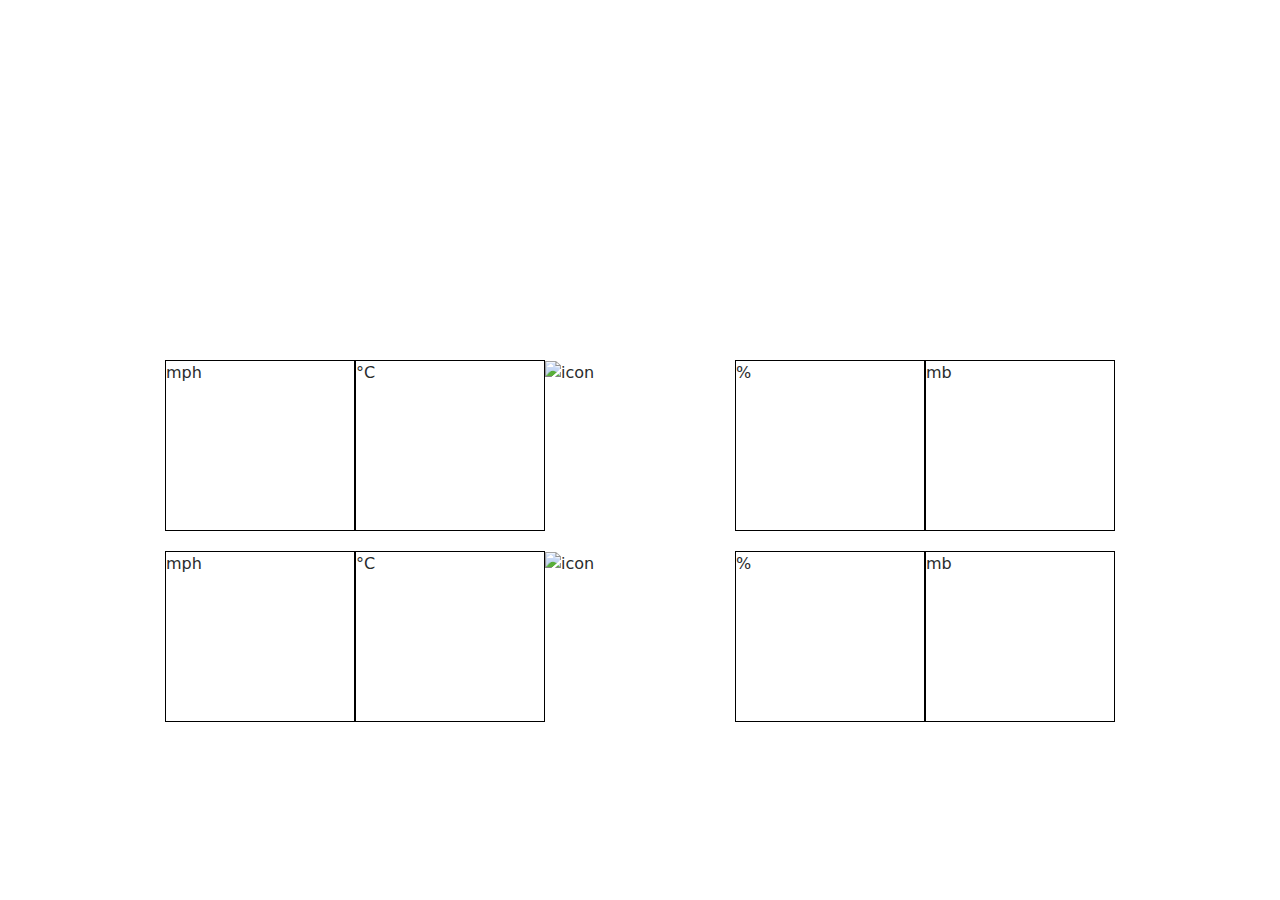
<file: test.html>
<!DOCTYPE html>
<html lang="en">
<head>
    <meta charset="UTF-8">
    <title>Title</title>
    <link rel="stylesheet" href="./css/bootstrap.css">



    <style>
        body{

            margin-top: 40vh;
        }

        .state-of-weather{
            margin: 20px 0;
            height: 19vh;
        }
        .state-of-weather__indicators {
            border: 1px solid black;
        }
    </style>
</head>
<body>

<div class="container">
    <div class="row state-of-weather">
        <div class="col-md-2 offset-md-1 state-of-weather__indicators windspeed">
            <span> mph</span>
        </div>
        <div class="col-md-2 state-of-weather__indicators temp">
            <span> °C</span>
        </div>
        <div class="col-md-2 state-of-weather__icon stateIcon">
            <img alt="icon">
        </div>
        <div class="col-md-2 state-of-weather__indicators temp-fillslike">
            <span> %</span>
        </div>
        <div class="col-md-2 state-of-weather__indicators humidity">
            <span> mb</span>
        </div>
    </div>
</div>

<div class="container">
    <div class="row state-of-weather">
        <div class="col-md-2 offset-md-1 state-of-weather__indicators windspeed">
            <span> mph</span>
        </div>
        <div class="col-md-2 state-of-weather__indicators temp">
            <span> °C</span>
        </div>
        <div class="col-md-2 state-of-weather__icon stateIcon">
            <img alt="icon">
        </div>
        <div class="col-md-2 state-of-weather__indicators temp-fillslike">
            <span> %</span>
        </div>
        <div class="col-md-2 state-of-weather__indicators humidity">
            <span> mb</span>
        </div>
    </div>
</div>


<script src="./js/libraries/jquery-3.2.1.min.js"></script>
<script src="./js/libraries/tether.min.js"></script>
<script src="./js/libraries/bootstrap.min.js"></script>
<!--
<script type="text/javascript" src="https://maps.googleapis.com/maps/api/js?key=AIzaSyDPDrN0QLT_F-VKJP-MkwhpaEoBLle7uxc&libraries=places"></script>
-->

<script src="./tests/testDataWeather.js"></script>

<!--<script src="./js/AutocompleteRegions&GeocodingCoords.js"></script>
<script src="./js/QueryForecastWeather.js"></script>
<script src="./js/GetForecastWeather.js"></script>-->
<script src="./js/Time.js"></script>
<script src="js/SetIconOfWeather.js"></script>
<script src="./js/FillInWeatherTable.js"></script>
<script src="./js/FillInCurrentWeather.js"></script>

</body>
</html>
</file>
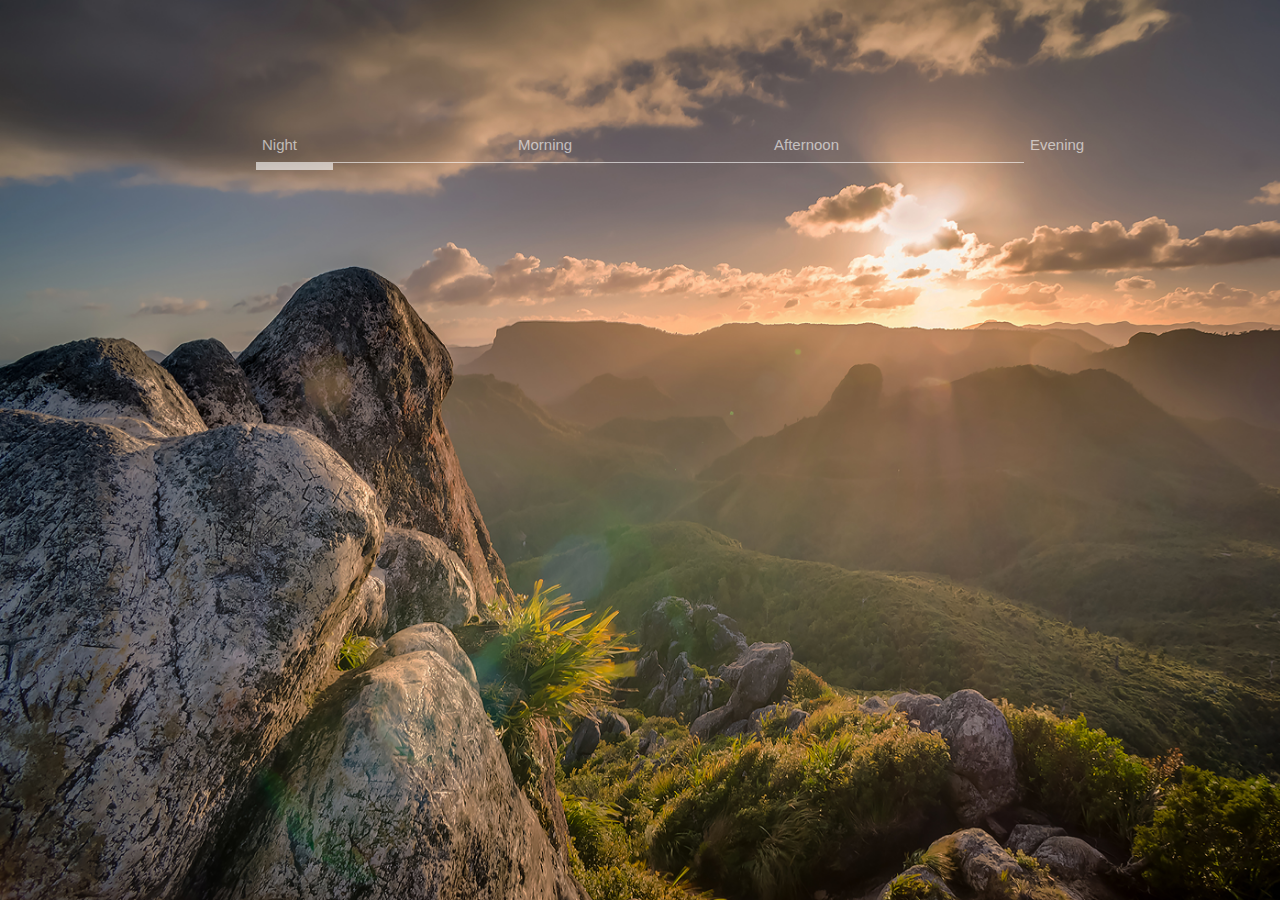
<file: tests/SliderOfPartsOfDay.html>
<!DOCTYPE html>
<html lang="en">
<head>
    <meta charset="UTF-8">
    <title>Title</title>

    <style>
        body {
            margin: 0;
            padding: 0;
        }
        
        div.container {
            width: 100vw;
            height: 100vh;
            background: url("./background-for-slider.jpeg") no-repeat;
            background-size: cover;
        }

        div.slider-bar {
            position: relative;
            top: 15vh;
            left: 20vw;

            width: 60vw;
            height: 5vh;
        }
        div.slider {
            position: absolute;
            top: 3vh;
            width: 60vw;
            height: 1vh;
            border-top: 1px solid rgba(255, 255, 255, .6);
        }
        div.thumb {
            position: absolute;
            top: 0;
            left: 0;
            width: 6vw;
            height: .8vh;
            background: rgba(255, 255, 255, .6);
        }
        .slider__button {
            position: absolute;
            outline: none;
            border: none;
            background: transparent;
            font-size: 15px;
            font-weight: 500;
            color: rgba(255, 255, 255, .6);
        }
        .slider__button:hover {
            background: rgba(255, 255, 255, .6);
        }


        .slider__night {
            left: 0;
        }

        .slider__morning {
            left: 20vw;
        }

        .slider__afternoon{
            left: 40vw;
        }

        .slider__evening{
            left: 60vw;
        }
    </style>
</head>
<body>
    <div class="container">
        <div class="slider-bar">
            <button type="button" class="slider__button slider__night">Night</button>
            <button type="button" class="slider__button slider__morning">Morning</button>
            <button type="button" class="slider__button slider__afternoon">Afternoon</button>
            <button type="button" class="slider__button slider__evening">Evening</button>
            <div class="slider">
                <div class="thumb"></div>
            </div>
        </div>
    </div>

</body>
</html>
</file>
